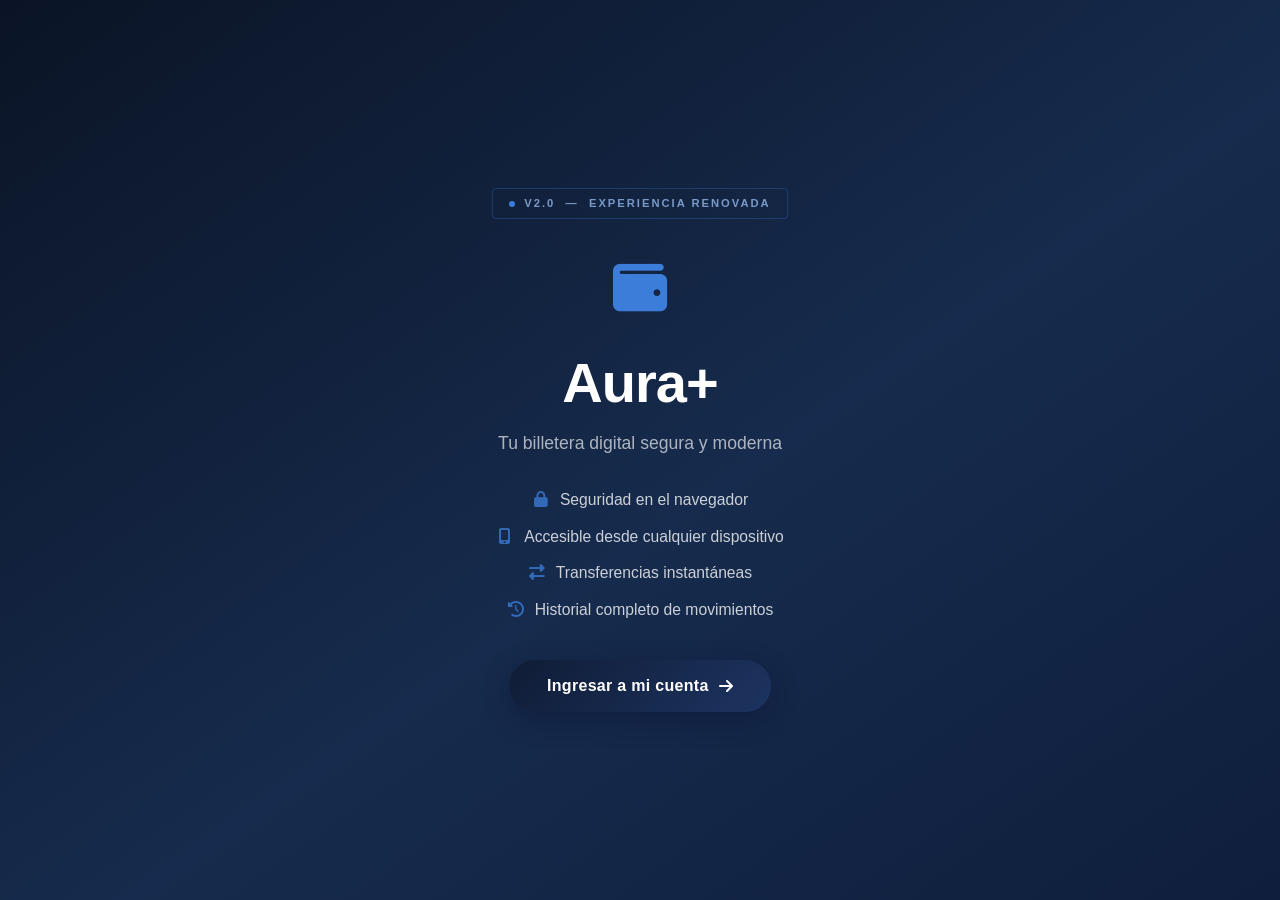
<file: index.html>
<!DOCTYPE html>
<html lang="es">
<head>
    <meta charset="UTF-8">
    <meta name="viewport" content="width=device-width, initial-scale=1.0">
    <title>Aura+ - Billetera Digital</title>
    <link href="https://cdnjs.cloudflare.com/ajax/libs/bootstrap/5.3.0/css/bootstrap.min.css" rel="stylesheet">
    <link href="https://cdnjs.cloudflare.com/ajax/libs/font-awesome/6.4.0/css/all.min.css" rel="stylesheet">
    <link rel="stylesheet" href="aura.css">
    <link rel="icon" type="image/svg+xml" href="data:image/svg+xml,%3Csvg xmlns='http://www.w3.org/2000/svg' viewBox='0 0 100 100'%3E%3Crect fill='%231A2744' width='100' height='100'/%3E%3Ctext x='50' y='70' font-size='80' fill='white' text-anchor='middle' font-weight='bold'%3EA%3C/text%3E%3Cpolygon points='50,10 55,25 72,25 60,35 65,50 50,40 35,50 40,35 28,25 45,25' fill='%233B7DD8'/%3E%3C/svg%3E">
</head>
<body class="page-auth">
    <div class="container">
        <div class="row justify-content-center">
            <div class="col-lg-6 col-md-8">
                <div class="hero-content">

                    <div class="version-tag">
                        <span class="version-dot"></span>
                        v2.0 &nbsp;&mdash;&nbsp; Experiencia renovada
                    </div>

                    <div class="hero-icon">
                        <i class="fas fa-wallet"></i>
                    </div>

                    <h1>Aura+</h1>
                    <p>Tu billetera digital segura y moderna</p>

                    <ul class="hero-feature-list">
                        <li><i class="fas fa-lock"></i> Seguridad en el navegador</li>
                        <li><i class="fas fa-mobile-alt"></i> Accesible desde cualquier dispositivo</li>
                        <li><i class="fas fa-exchange-alt"></i> Transferencias instantáneas</li>
                        <li><i class="fas fa-history"></i> Historial completo de movimientos</li>
                    </ul>

                    <a href="login.html" class="btn-landing">
                        Ingresar a mi cuenta <i class="fas fa-arrow-right"></i>
                    </a>

                </div>
            </div>
        </div>
    </div>

    <script src="https://cdnjs.cloudflare.com/ajax/libs/bootstrap/5.3.0/js/bootstrap.bundle.min.js"></script>
</body>
</html>
</file>
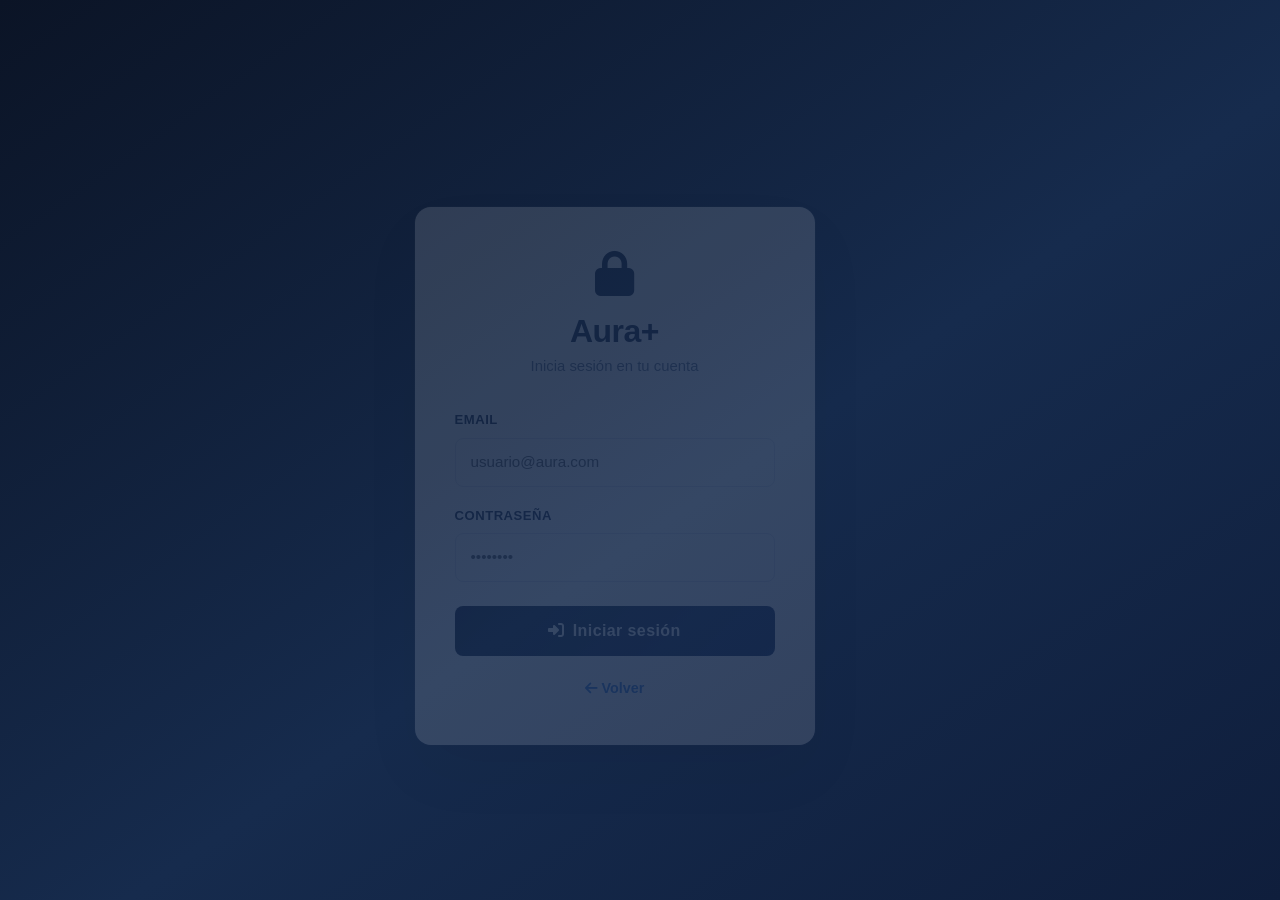
<file: deposit.html>
<!DOCTYPE html>
<html lang="es">
<head>
    <meta charset="UTF-8">
    <meta name="viewport" content="width=device-width, initial-scale=1.0">
    <title>Aura+ - Depositar</title>
    <link href="https://cdnjs.cloudflare.com/ajax/libs/bootstrap/5.3.0/css/bootstrap.min.css" rel="stylesheet">
    <link href="https://cdnjs.cloudflare.com/ajax/libs/font-awesome/6.4.0/css/all.min.css" rel="stylesheet">
    <link rel="stylesheet" href="aura.css">
    <link rel="icon" type="image/svg+xml" href="data:image/svg+xml,%3Csvg xmlns='http://www.w3.org/2000/svg' viewBox='0 0 100 100'%3E%3Crect fill='%237C3AED' width='100' height='100'/%3E%3Ctext x='50' y='70' font-size='80' fill='white' text-anchor='middle' font-weight='bold'%3EA%3C/text%3E%3Cpolygon points='50,10 55,25 72,25 60,35 65,50 50,40 35,50 40,35 28,25 45,25' fill='%2306B6D4'/%3E%3C/svg%3E">
</head>
<body>
    <nav class="navbar navbar-expand-lg navbar-dark">
        <div class="container">
            <a href="menu.html" class="navbar-brand">
                <i class="fas fa-wallet"></i> Aura+
            </a>
        </div>
    </nav>

    <div class="container">
        <div class="deposit-container">
            <div class="card">
                <div class="card-header">
                    <h4><i class="fas fa-plus-circle"></i> Depositar Dinero</h4>
                </div>
                <div class="card-body p-4">
                    <div class="text-center mb-4 pb-3" style="border-bottom: 1px solid #e2e8f0;">
                        <small class="text-muted d-block mb-1">Saldo disponible</small>
                        <span id="saldoActualDisplay" class="fw-bold fs-4" style="color: #7C3AED;">$0</span>
                    </div>
                    <div id="alertMensaje" class="alert" style="display: none;"></div>

                    <form id="depositForm">
                        <div class="mb-4">
                            <label for="inputDeposito" class="form-label">Monto a depositar (CLP)</label>
                            <div class="input-group">
                                <span class="input-group-text" style="border-radius: 8px 0 0 8px;">$</span>
                                <input type="number" class="form-control" id="inputDeposito"
                                       placeholder="0" step="1" min="1" required>
                            </div>
                            <small class="text-muted d-block mt-2">Mínimo: $1 | Sin decimales</small>
                        </div>
                        <button type="submit" class="btn btn-deposit w-100">
                            <i class="fas fa-check"></i> Realizar depósito
                        </button>
                    </form>

                    <a href="menu.html" class="back-btn">
                        <i class="fas fa-arrow-left"></i> Volver al Menú
                    </a>
                </div>
            </div>
        </div>
    </div>

    <div class="modal fade" id="confirmDepositModal" tabindex="-1">
        <div class="modal-dialog">
            <div class="modal-content">
                <div class="modal-header">
                    <h5 class="modal-title"><i class="fas fa-check-circle"></i> Confirmar Depósito</h5>
                    <button type="button" class="btn-close" data-bs-dismiss="modal"></button>
                </div>
                <div class="modal-body text-center py-4">
                    <p class="mb-1 text-muted">Estás por depositar:</p>
                    <div class="fw-bold fs-2 text-success" id="confirmDepositAmount"></div>
                    <p class="text-muted mt-2 mb-0">¿Confirmas la operación?</p>
                </div>
                <div class="modal-footer">
                    <button type="button" class="btn btn-secondary" data-bs-dismiss="modal">Cancelar</button>
                    <button type="button" class="btn btn-success" id="btnConfirmDeposit">
                        <i class="fas fa-check"></i> Sí, depositar
                    </button>
                </div>
            </div>
        </div>
    </div>

    <script src="https://code.jquery.com/jquery-3.6.0.min.js"></script>
    <script src="https://cdnjs.cloudflare.com/ajax/libs/bootstrap/5.3.0/js/bootstrap.bundle.min.js"></script>
    <script src="js/config.js"></script>
    <script src="js/storage.js"></script>
    <script src="js/validators.js"></script>
    <script src="js/ui.js"></script>
    <script src="js/auth.js"></script>

    <script>
        $(document).ready(function() {
            if (!AuraAuth.requireSesion()) return;

            let saldoActual = AuraStorage.getSaldo();
            $('#saldoActualDisplay').text(AuraUI.formatCLP(saldoActual));

            $('#inputDeposito').on('invalid', function() {
                if (this.validity.valueMissing) this.setCustomValidity('Por favor ingresa un monto');
                else if (this.validity.rangeUnderflow) this.setCustomValidity('El monto debe ser mayor a $0');
                else this.setCustomValidity('');
            }).on('input', function() { this.setCustomValidity(''); });

            let montoConfirmado = 0;

            $('#depositForm').submit(function(evento) {
                evento.preventDefault();
                const resultado = AuraValidators.validarMonto($('#inputDeposito').val().trim());
                if (!resultado.ok) {
                    AuraUI.mostrarError('#alertMensaje', resultado.error);
                    return;
                }
                montoConfirmado = resultado.monto;
                $('#confirmDepositAmount').text(AuraUI.formatCLP(montoConfirmado));
                new bootstrap.Modal(document.getElementById('confirmDepositModal')).show();
            });

            $('#btnConfirmDeposit').click(function() {
                const nuevoSaldo = saldoActual + montoConfirmado;
                AuraStorage.setSaldo(nuevoSaldo);
                AuraStorage.pushMovimiento({
                    tipo: 'Depósito',
                    descripcion: 'Depósito de fondos',
                    monto: montoConfirmado.toString(),
                    fecha: new Date().toLocaleDateString(AURA_CONFIG.LOCALE),
                    esIngreso: true
                });

                bootstrap.Modal.getInstance(document.getElementById('confirmDepositModal')).hide();

                saldoActual = nuevoSaldo;
                $('#saldoActualDisplay').text(AuraUI.formatCLP(saldoActual));
                AuraUI.mostrarExito('#alertMensaje', `¡Depósito exitoso! Nuevo saldo: ${AuraUI.formatCLP(saldoActual)}`);
                $('#inputDeposito').val('');
                montoConfirmado = 0;
            });
        });
    </script>
</body>
</html>
</file>
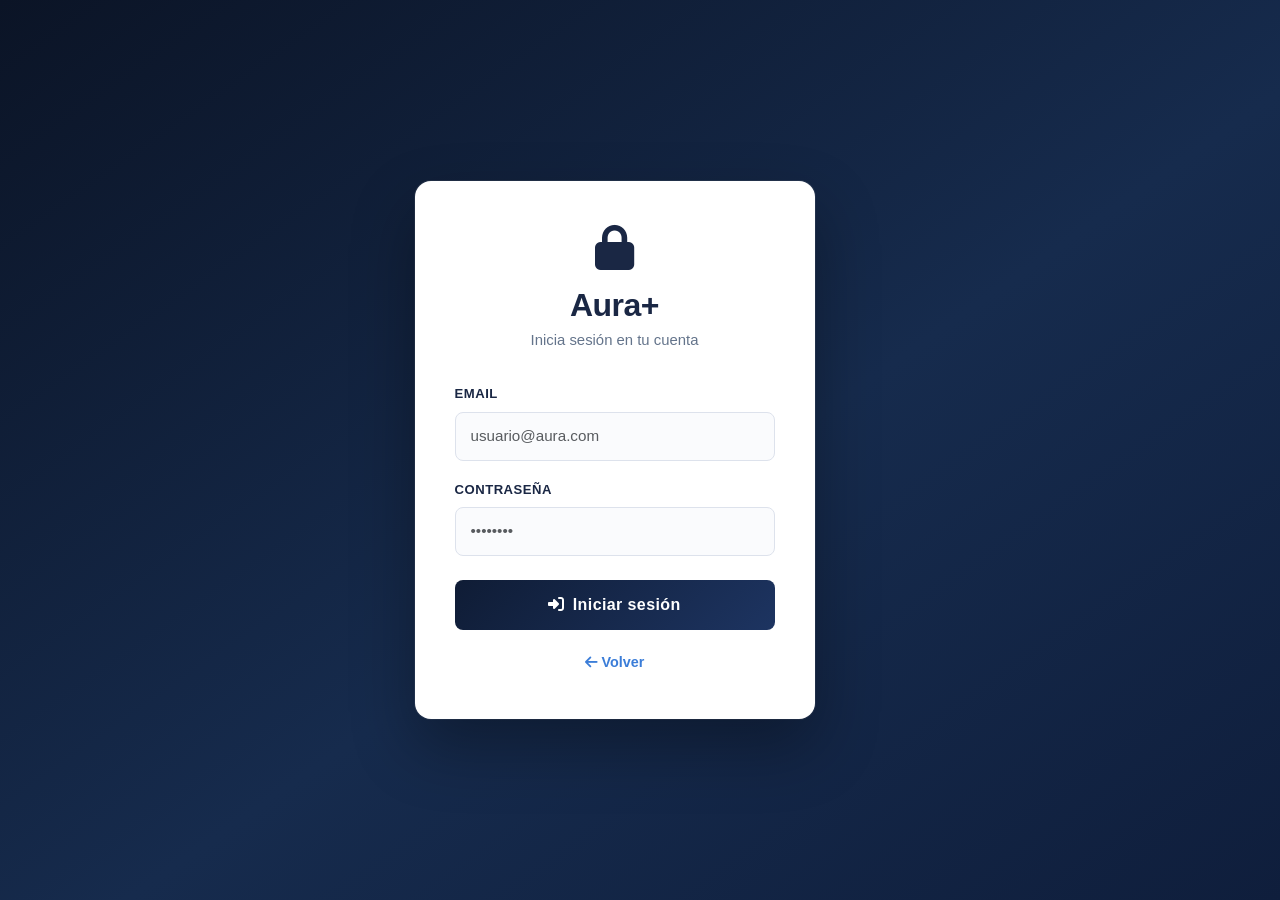
<file: login.html>
<!DOCTYPE html>
<html lang="es">
<head>
    <meta charset="UTF-8">
    <meta name="viewport" content="width=device-width, initial-scale=1.0">
    <title>Aura+ - Inicio de Sesión</title>
    <link href="https://cdnjs.cloudflare.com/ajax/libs/bootstrap/5.3.0/css/bootstrap.min.css" rel="stylesheet">
    <link href="https://cdnjs.cloudflare.com/ajax/libs/font-awesome/6.4.0/css/all.min.css" rel="stylesheet">
    <link rel="stylesheet" href="aura.css">
    <link rel="icon" type="image/svg+xml" href="data:image/svg+xml,%3Csvg xmlns='http://www.w3.org/2000/svg' viewBox='0 0 100 100'%3E%3Crect fill='%237C3AED' width='100' height='100'/%3E%3Ctext x='50' y='70' font-size='80' fill='white' text-anchor='middle' font-weight='bold'%3EA%3C/text%3E%3Cpolygon points='50,10 55,25 72,25 60,35 65,50 50,40 35,50 40,35 28,25 45,25' fill='%2306B6D4'/%3E%3C/svg%3E">
</head>
<body class="page-auth">
    <div class="container">
        <div class="row justify-content-center">
            <div class="col-md-8 col-lg-5">
                <div class="login-container">
                    <div class="login-header">
                        <i class="fas fa-lock"></i>
                        <h2>Aura+</h2>
                        <p>Inicia sesión en tu cuenta</p>
                    </div>

                    <div id="alertMensaje" class="alert" style="display: none;"></div>

                    <form id="loginForm">
                        <div class="mb-3">
                            <label for="email" class="form-label">Email</label>
                            <input type="email" class="form-control" id="email" placeholder="usuario@aura.com" required>
                        </div>
                        <div class="mb-4">
                            <label for="password" class="form-label">Contraseña</label>
                            <input type="password" class="form-control" id="password" placeholder="••••••••" required>
                        </div>
                        <button type="submit" class="btn btn-login btn-primary w-100 text-white">
                            <i class="fas fa-sign-in-alt" style="margin-right: 8px;"></i>Iniciar sesión
                        </button>
                    </form>

                    <div class="back-link">
                        <a href="index.html"><i class="fas fa-arrow-left"></i> Volver</a>
                    </div>
                </div>
            </div>
        </div>
    </div>

    <script src="https://code.jquery.com/jquery-3.6.0.min.js"></script>
    <script src="https://cdnjs.cloudflare.com/ajax/libs/bootstrap/5.3.0/js/bootstrap.bundle.min.js"></script>
    <script src="js/config.js"></script>
    <script src="js/storage.js"></script>
    <script src="js/validators.js"></script>
    <script src="js/ui.js"></script>
    <script src="js/auth.js"></script>

    <script>
        $(document).ready(function() {
            $('#email').on('invalid', function() {
                if (this.validity.valueMissing) this.setCustomValidity('Por favor ingresa tu email');
                else if (this.validity.typeMismatch) this.setCustomValidity('Ingresa un email válido (ej: usuario@correo.com)');
                else this.setCustomValidity('');
            }).on('input', function() { this.setCustomValidity(''); });

            $('#password').on('invalid', function() {
                if (this.validity.valueMissing) this.setCustomValidity('Por favor ingresa tu contraseña');
                else this.setCustomValidity('');
            }).on('input', function() { this.setCustomValidity(''); });

            $('#loginForm').submit(function(evento) {
                evento.preventDefault();
                const email = $('#email').val().trim();
                const password = $('#password').val();

                if (email === AURA_CONFIG.CREDENCIALES.email && password === AURA_CONFIG.CREDENCIALES.password) {
                    AuraStorage.setUsuario(email);
                    window.location.href = 'menu.html';
                } else {
                    AuraUI.mostrarError('#alertMensaje', 'Email o contraseña incorrectos', 5000);
                    $('#email').val('');
                    $('#password').val('');
                }
            });
        });
    </script>
</body>
</html>
</file>
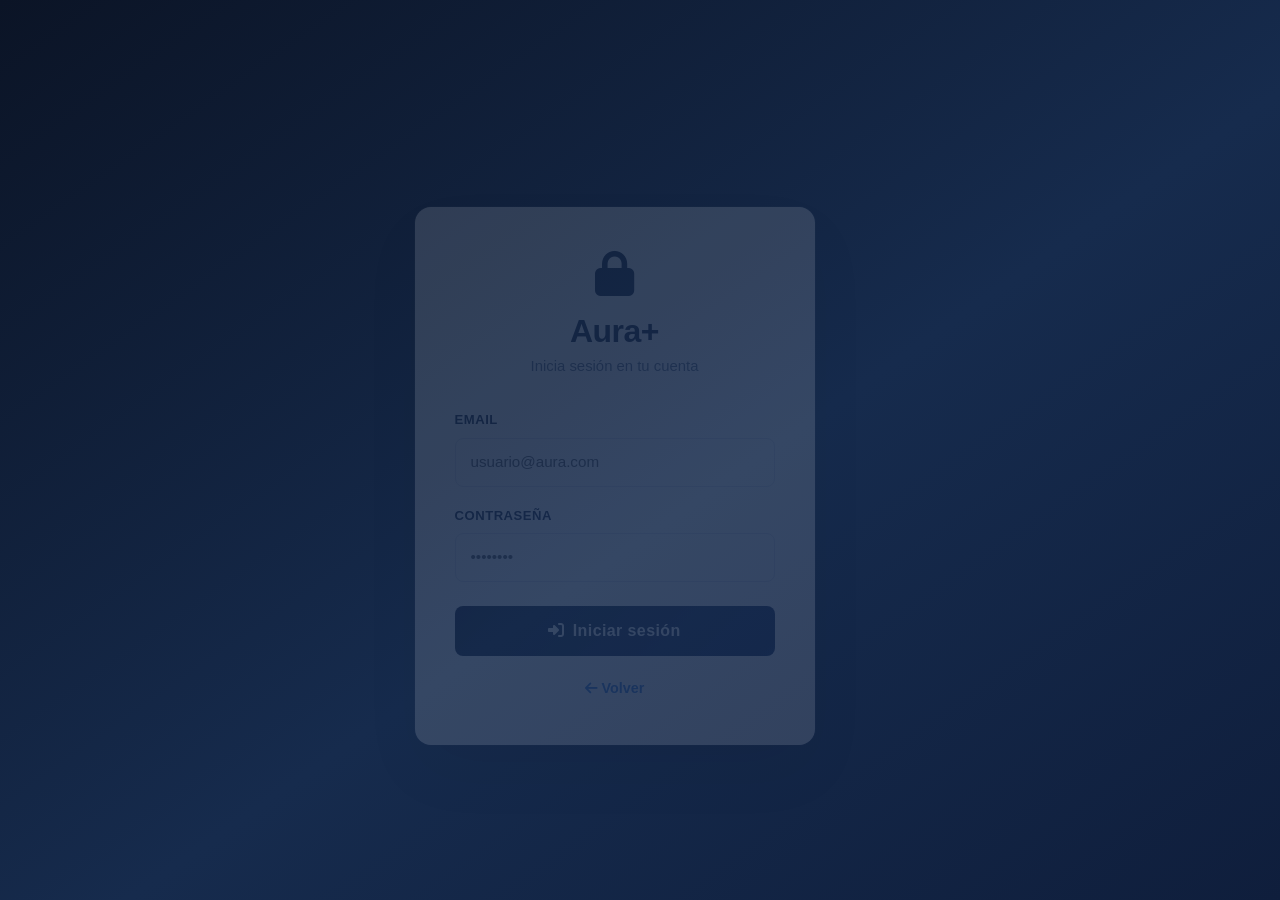
<file: perfil.html>
<!DOCTYPE html>
<html lang="es">
<head>
    <meta charset="UTF-8">
    <meta name="viewport" content="width=device-width, initial-scale=1.0">
    <title>Aura+ - Mi Perfil</title>
    <link href="https://cdnjs.cloudflare.com/ajax/libs/bootstrap/5.3.0/css/bootstrap.min.css" rel="stylesheet">
    <link href="https://cdnjs.cloudflare.com/ajax/libs/font-awesome/6.4.0/css/all.min.css" rel="stylesheet">
    <link rel="stylesheet" href="aura.css">
    <link rel="icon" type="image/svg+xml" href="data:image/svg+xml,%3Csvg xmlns='http://www.w3.org/2000/svg' viewBox='0 0 100 100'%3E%3Crect fill='%237C3AED' width='100' height='100'/%3E%3Ctext x='50' y='70' font-size='80' fill='white' text-anchor='middle' font-weight='bold'%3EA%3C/text%3E%3Cpolygon points='50,10 55,25 72,25 60,35 65,50 50,40 35,50 40,35 28,25 45,25' fill='%2306B6D4'/%3E%3C/svg%3E">
</head>
<body>
    <nav class="navbar navbar-expand-lg navbar-dark">
        <div class="container">
            <a href="menu.html" class="navbar-brand">
                <i class="fas fa-wallet"></i> Aura+
            </a>
        </div>
    </nav>

    <div class="container">
        <div class="deposit-container">

            <div class="card mb-4">
                <div class="card-header">
                    <h5><i class="fas fa-user-circle"></i> Nombre de Perfil</h5>
                </div>
                <div class="card-body p-4">
                    <div id="alertPerfil" class="alert" style="display: none;"></div>
                    <div class="mb-4">
                        <label for="nombrePerfil" class="form-label">Nombre visible en la app</label>
                        <!-- H3: sin maxlength — un nombre muy largo rompe el diseño del menú -->
                        <input type="text" class="form-control" id="nombrePerfil"
                               placeholder="Ej: María González">
                        <small class="text-muted d-block mt-2">Este nombre aparecerá en el menú principal.</small>
                    </div>
                    <button id="btnGuardarNombre" class="btn btn-deposit w-100">
                        <i class="fas fa-save"></i> Guardar nombre
                    </button>
                </div>
            </div>

            <div class="card mb-4">
                <div class="card-header">
                    <h5><i class="fas fa-shield-alt"></i> Límite de Transferencia Diario</h5>
                </div>
                <div class="card-body p-4">
                    <div id="alertLimite" class="alert" style="display: none;"></div>
                    <p class="text-muted small mb-3">Establece el monto máximo que puedes transferir en una sola operación. Ingresa 0 para desactivar el límite.</p>
                    <div class="mb-4">
                        <label for="limiteDiario" class="form-label">Monto límite (CLP)</label>
                        <div class="input-group">
                            <span class="input-group-text" style="border-radius: 8px 0 0 8px; border: 2px solid #e2e8f0; background: white;">$</span>
                            <!-- H1: el campo no se puebla desde localStorage al cargar la página -->
                            <input type="number" class="form-control" id="limiteDiario"
                                   placeholder="0" step="1">
                        </div>
                    </div>
                    <button id="btnGuardarLimite" class="btn btn-deposit w-100">
                        <i class="fas fa-save"></i> Guardar límite
                    </button>
                </div>
            </div>

            <a href="menu.html" class="back-btn">
                <i class="fas fa-arrow-left"></i> Volver al Menú
            </a>

        </div>
    </div>

    <script src="https://code.jquery.com/jquery-3.6.0.min.js"></script>
    <script src="https://cdnjs.cloudflare.com/ajax/libs/bootstrap/5.3.0/js/bootstrap.bundle.min.js"></script>
    <script src="js/config.js"></script>
    <script src="js/storage.js"></script>
    <script src="js/validators.js"></script>
    <script src="js/ui.js"></script>
    <script src="js/auth.js"></script>

    <script>
        $(document).ready(function() {
            if (!AuraAuth.requireSesion()) return;

            $('#nombrePerfil').val(AuraStorage.getPerfil() || '');

            // H1: el límite guardado NO se carga — el campo siempre empieza vacío

            $('#btnGuardarNombre').click(function() {
                const nombre = $('#nombrePerfil').val().trim();
                // D1: no se valida si el nombre está vacío
                AuraStorage.setPerfil(nombre);
                AuraUI.mostrarExito('#alertPerfil', 'Nombre guardado correctamente', 3000);
            });

            $('#btnGuardarLimite').click(function() {
                const valor = $('#limiteDiario').val().trim();
                const monto = parseInt(valor, 10);
                if (isNaN(monto)) {
                    AuraUI.mostrarError('#alertLimite', 'Ingresa un monto válido');
                    return;
                }
                // D2: no se valida si el monto es negativo
                AuraStorage.setLimite(monto);
                AuraUI.mostrarExito('#alertLimite', 'Límite guardado correctamente', 3000);
            });
        });
    </script>
</body>
</html>
</file>
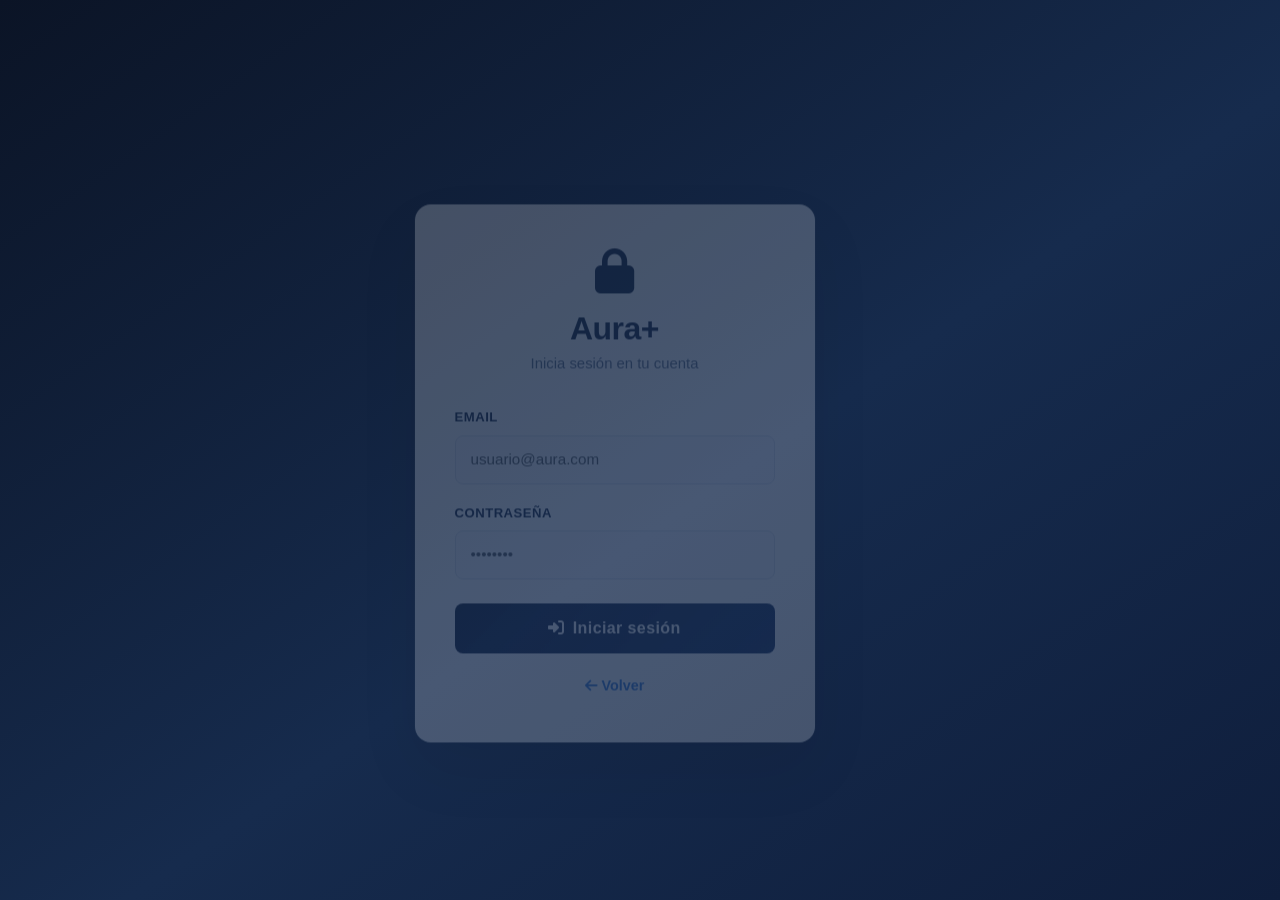
<file: sendmoney.html>
<!DOCTYPE html>
<html lang="es">
<head>
    <meta charset="UTF-8">
    <meta name="viewport" content="width=device-width, initial-scale=1.0">
    <title>Aura+ - Enviar Dinero</title>
    <link href="https://cdnjs.cloudflare.com/ajax/libs/bootstrap/5.3.0/css/bootstrap.min.css" rel="stylesheet">
    <link href="https://cdnjs.cloudflare.com/ajax/libs/font-awesome/6.4.0/css/all.min.css" rel="stylesheet">
    <link rel="stylesheet" href="aura.css">
    <link rel="icon" type="image/svg+xml" href="data:image/svg+xml,%3Csvg xmlns='http://www.w3.org/2000/svg' viewBox='0 0 100 100'%3E%3Crect fill='%237C3AED' width='100' height='100'/%3E%3Ctext x='50' y='70' font-size='80' fill='white' text-anchor='middle' font-weight='bold'%3EA%3C/text%3E%3Cpolygon points='50,10 55,25 72,25 60,35 65,50 50,40 35,50 40,35 28,25 45,25' fill='%2306B6D4'/%3E%3C/svg%3E">
</head>
<body>
    <nav class="navbar navbar-expand-lg navbar-dark">
        <div class="container">
            <a href="menu.html" class="navbar-brand">
                <i class="fas fa-wallet"></i> Aura+
            </a>
        </div>
    </nav>

    <div class="container">
        <div class="send-container">
            <div id="alertMensaje" class="alert" style="display: none;"></div>

            <div class="card">
                <div class="card-header">
                    <h5><i class="fas fa-search"></i> Buscar Contacto</h5>
                </div>
                <div class="card-body">
                    <input type="text" class="form-control" id="searchInput" placeholder="Buscar por nombre...">
                </div>
            </div>

            <button class="btn-add-contact" data-bs-toggle="modal" data-bs-target="#addContactModal">
                <i class="fas fa-plus"></i> Agregar nuevo contacto
            </button>

            <div class="card">
                <div class="card-header">
                    <h5><i class="fas fa-address-book"></i> Contactos (<span id="contactCount">0</span>)</h5>
                </div>
                <div class="card-body p-3">
                    <div id="contactList"></div>
                </div>
            </div>

            <a href="menu.html" class="back-btn">
                <i class="fas fa-arrow-left"></i> Volver al Menú
            </a>
        </div>
    </div>

    <!-- Modal: Agregar contacto -->
    <div class="modal fade" id="addContactModal" tabindex="-1">
        <div class="modal-dialog">
            <div class="modal-content">
                <div class="modal-header">
                    <h5 class="modal-title"><i class="fas fa-user-plus"></i> Nuevo Contacto</h5>
                    <button type="button" class="btn-close" data-bs-dismiss="modal"></button>
                </div>
                <div class="modal-body">
                    <div id="addContactError" class="alert alert-danger" style="display: none;"></div>
                    <form id="addContactForm">
                        <div class="mb-3">
                            <label for="newContactName" class="form-label">Nombre</label>
                            <input type="text" class="form-control" id="newContactName" placeholder="Ej: Juan Pérez" required>
                        </div>
                        <div class="mb-3">
                            <label for="newContactRUT" class="form-label">RUT</label>
                            <input type="text" class="form-control" id="newContactRUT" placeholder="Ej: 12.345.678-9" required>
                        </div>
                        <div class="mb-3">
                            <label for="newContactBank" class="form-label">Banco</label>
                            <select class="form-control" id="newContactBank" required>
                                <option value="">Selecciona un banco</option>
                                <option value="Banco Estado">Banco Estado</option>
                                <option value="Banco de Chile">Banco de Chile</option>
                                <option value="Santander">Santander</option>
                                <option value="BCI">BCI</option>
                                <option value="Scotiabank">Scotiabank</option>
                                <option value="Itaú">Itaú</option>
                                <option value="Falabella">Falabella</option>
                            </select>
                        </div>
                        <div class="mb-3">
                            <label for="newContactType" class="form-label">Tipo de Cuenta</label>
                            <select class="form-control" id="newContactType" required>
                                <option value="">Selecciona el tipo</option>
                                <option value="Cuenta Rut / Vista">Cuenta Rut / Vista</option>
                                <option value="Cuenta Corriente">Cuenta Corriente</option>
                                <option value="Cuenta de Ahorro">Cuenta de Ahorro</option>
                            </select>
                        </div>
                        <div class="mb-4">
                            <label for="newContactNumber" class="form-label">Número de Cuenta</label>
                            <input type="text" class="form-control" id="newContactNumber" placeholder="Ej: 123456789" required>
                        </div>
                        <button type="submit" class="btn btn-success w-100">
                            <i class="fas fa-check"></i> Guardar contacto
                        </button>
                    </form>
                </div>
            </div>
        </div>
    </div>

    <!-- Modal: Transferencia -->
    <div class="modal fade" id="transferModal" tabindex="-1">
        <div class="modal-dialog">
            <div class="modal-content">
                <div class="modal-header">
                    <h5 class="modal-title"><i class="fas fa-exchange-alt"></i> Transferencia</h5>
                    <button type="button" class="btn-close" data-bs-dismiss="modal"></button>
                </div>
                <div class="modal-body">
                    <p class="mb-3">Enviando a: <strong id="transferContactName"></strong></p>
                    <div id="transferError" class="alert" style="display: none;"></div>
                    <form id="transferForm">
                        <div class="mb-4">
                            <label for="transferAmount" class="form-label">Monto a transferir (CLP)</label>
                            <div class="input-group">
                                <span class="input-group-text" style="border-radius: 8px 0 0 8px; border: 2px solid #e2e8f0; background: white;">$</span>
                                <input type="number" class="form-control" id="transferAmount"
                                       placeholder="0" step="1" min="1" required>
                            </div>
                        </div>
                        <div class="mb-4">
                            <label for="transferCategoria" class="form-label">Categoría</label>
                            <select class="form-control" id="transferCategoria">
                                <option value="">Selecciona una categoría</option>
                                <option value="Arriendo">Arriendo</option>
                                <option value="Comida">Comida</option>
                                <option value="Servicios">Servicios</option>
                                <option value="Otros">Otros</option>
                            </select>
                        </div>
                        <button type="submit" class="btn btn-primary w-100">
                            <i class="fas fa-check"></i> Confirmar transferencia
                        </button>
                    </form>
                </div>
            </div>
        </div>
    </div>

    <script src="https://code.jquery.com/jquery-3.6.0.min.js"></script>
    <script src="https://cdnjs.cloudflare.com/ajax/libs/bootstrap/5.3.0/js/bootstrap.bundle.min.js"></script>
    <script src="js/config.js"></script>
    <script src="js/storage.js"></script>
    <script src="js/validators.js"></script>
    <script src="js/ui.js"></script>
    <script src="js/auth.js"></script>

    <script>
        let contactoSeleccionado = null;
        let saldoActual = 0;

        $(document).ready(function() {
            if (!AuraAuth.requireSesion()) return;

            inicializarContactos();
            saldoActual = AuraStorage.getSaldo();
            configurarEventos();
            actualizarListaContactos();
        });

        function inicializarContactos() {
            if (AuraStorage.getContactos().length > 0) return;
            AuraStorage.setContactos([
                { id: 1, nombre: 'Juan Pérez',      rut: '12.345.678-9', banco: 'Banco Estado',  tipo: 'Cuenta Corriente',  numero: '123456789' },
                { id: 2, nombre: 'María González',  rut: '9.876.543-2',  banco: 'Banco de Chile', tipo: 'Cuenta de Ahorro',  numero: '987654321' },
                { id: 3, nombre: 'Carlos Tapia',    rut: '15.111.222-3', banco: 'Santander',      tipo: 'Cuenta Rut / Vista', numero: '555666777' }
            ]);
        }

        function configurarEventos() {
            $('#searchInput').on('keyup', function() {
                actualizarListaContactos($(this).val().toLowerCase());
            });

            document.getElementById('addContactModal').addEventListener('show.bs.modal', function() {
                $('#addContactError').hide();
            });

            $('#addContactForm').submit(function(evento) {
                evento.preventDefault();
                agregarContacto();
            });

            $('#transferForm').submit(function(evento) {
                evento.preventDefault();
                realizarTransferencia();
            });

            $('#transferAmount').on('invalid', function() {
                if (this.validity.valueMissing) this.setCustomValidity('Por favor ingresa un monto');
                else if (this.validity.rangeUnderflow) this.setCustomValidity('El monto debe ser mayor a $0');
                else this.setCustomValidity('');
            }).on('input', function() { this.setCustomValidity(''); });

            ['#newContactName', '#newContactRUT', '#newContactNumber'].forEach(function(sel) {
                $(sel).on('invalid', function() {
                    this.setCustomValidity(this.validity.valueMissing ? 'Este campo es obligatorio' : '');
                }).on('input', function() { this.setCustomValidity(''); });
            });

            ['#newContactBank', '#newContactType'].forEach(function(sel) {
                $(sel).on('invalid', function() {
                    this.setCustomValidity(this.validity.valueMissing ? 'Selecciona una opción' : '');
                }).on('change', function() { this.setCustomValidity(''); });
            });

            // Delegación de eventos: evita onclick inline con datos de usuario
            $(document).on('click', '.btn-select', function() {
                seleccionarContacto(parseInt($(this).data('id'), 10));
            });

            $(document).on('click', '.btn-delete', function() {
                eliminarContacto(parseInt($(this).data('id'), 10));
            });
        }

        function actualizarListaContactos(filtro = '') {
            const contactos = AuraStorage.getContactos();
            const filtrados = contactos.filter(c => c.nombre.toLowerCase().includes(filtro));

            $('#contactCount').text(filtrados.length);
            const $lista = $('#contactList').empty();

            if (filtrados.length === 0) {
                const $vacio = $('<div class="no-contacts">');
                $vacio.append($('<i class="fas fa-inbox">'));
                $vacio.append($('<p>').text('No hay contactos que coincidan con la búsqueda'));
                $lista.append($vacio);
                return;
            }

            filtrados.forEach(contacto => {
                const $item = $('<div class="contact-item">');

                const $info = $('<div class="contact-info">');
                $info.append($('<strong>').text(contacto.nombre));
                $info.append($('<small>').text(`RUT: ${contacto.rut} | ${contacto.banco}`));
                $info.append($('<small class="d-block">').text(`${contacto.tipo} - ${contacto.numero}`));

                const $acciones = $('<div>');
                $acciones.append(
                    $('<button type="button" class="btn-select">').attr('data-id', contacto.id)
                        .html('<i class="fas fa-arrow-right"></i> Enviar')
                );
                $acciones.append(
                    $('<button type="button" class="btn-delete">').attr('data-id', contacto.id)
                        .html('<i class="fas fa-trash"></i>')
                );

                $item.append($info).append($acciones);
                $lista.append($item);
            });
        }

        function seleccionarContacto(id) {
            contactoSeleccionado = AuraStorage.getContactos().find(c => c.id === id) || null;
            if (!contactoSeleccionado) return;

            $('#transferContactName').text(contactoSeleccionado.nombre);
            $('#transferAmount').val('');
            $('#transferCategoria').val('');
            $('#transferError').hide();
            new bootstrap.Modal(document.getElementById('transferModal')).show();
        }

        function realizarTransferencia() {
            const resultado = AuraValidators.validarMonto($('#transferAmount').val().trim());
            if (!resultado.ok) {
                AuraUI.mostrarError('#transferError', resultado.error);
                return;
            }

            const { monto } = resultado;
            if (monto > saldoActual) {
                AuraUI.mostrarError('#transferError', `Fondos insuficientes. Tu saldo disponible es ${AuraUI.formatCLP(saldoActual)}`);
                return;
            }

            const limiteRaw = parseInt(AuraStorage.getLimite(), 10);
            const limiteDiario = isNaN(limiteRaw) ? 0 : limiteRaw;
            if (limiteDiario > 0 && monto > limiteDiario) {
                AuraUI.mostrarError('#transferError', `El monto supera tu límite diario de ${AuraUI.formatCLP(limiteDiario)}`);
                return;
            }

            const nuevoSaldo = saldoActual - monto;
            AuraStorage.setSaldo(nuevoSaldo);
            // D4: la categoría seleccionada no se guarda en el movimiento
            AuraStorage.pushMovimiento({
                tipo: 'Transferencia',
                descripcion: `Transferencia a ${contactoSeleccionado.nombre}`,
                monto: monto.toString(),
                fecha: new Date().toLocaleDateString(AURA_CONFIG.LOCALE),
                esIngreso: false
            });

            bootstrap.Modal.getInstance(document.getElementById('transferModal')).hide();

            saldoActual = nuevoSaldo;
            AuraUI.mostrarExito('#alertMensaje', `¡Transferencia exitosa a ${contactoSeleccionado.nombre}!`, 5000);
        }

        function agregarContacto() {
            const nombre  = $('#newContactName').val().trim();
            const rut     = $('#newContactRUT').val().trim();
            const banco   = $('#newContactBank').val();
            const tipo    = $('#newContactType').val();
            const numero  = $('#newContactNumber').val().trim();

            if (!nombre || !rut || !banco || !tipo || !numero) {
                AuraUI.mostrarError('#addContactError', 'Todos los campos son obligatorios');
                return;
            }
            if (!AuraValidators.validarNombre(nombre)) {
                AuraUI.mostrarError('#addContactError', 'El nombre solo puede contener letras y espacios');
                return;
            }
            if (!AuraValidators.validarRUT(rut)) {
                AuraUI.mostrarError('#addContactError', 'RUT inválido. Formato esperado: 12.345.678-9');
                return;
            }
            if (!AuraValidators.validarNumeroCuenta(numero)) {
                AuraUI.mostrarError('#addContactError', 'El número de cuenta solo puede contener dígitos');
                return;
            }

            const contactos = AuraStorage.getContactos();
            const rutLimpio = rut.replace(/\./g, '').replace(/-/g, '').toUpperCase();
            const duplicado = contactos.find(c => c.rut.replace(/\./g, '').replace(/-/g, '').toUpperCase() === rutLimpio);
            if (duplicado) {
                AuraUI.mostrarError('#addContactError', `Ya existe un contacto con ese RUT: "${duplicado.nombre}"`);
                return;
            }

            const nuevoId = Math.max(...contactos.map(c => c.id), 0) + 1;
            contactos.push({ id: nuevoId, nombre, rut, banco, tipo, numero });
            AuraStorage.setContactos(contactos);

            bootstrap.Modal.getInstance(document.getElementById('addContactModal')).hide();
            $('#addContactForm')[0].reset();
            actualizarListaContactos();
            AuraUI.mostrarExito('#alertMensaje', `Contacto "${nombre}" agregado exitosamente`, 5000);
        }

        function eliminarContacto(id) {
            if (!confirm('¿Estás seguro de que deseas eliminar este contacto?')) return;

            const contactos = AuraStorage.getContactos();
            const idx = contactos.findIndex(c => c.id === id);
            if (idx === -1) return;

            const nombreEliminado = contactos[idx].nombre;
            contactos.splice(idx, 1);
            AuraStorage.setContactos(contactos);
            actualizarListaContactos();
            AuraUI.mostrarExito('#alertMensaje', `Contacto "${nombreEliminado}" eliminado exitosamente`, 5000);
        }
    </script>
</body>
</html>
</file>
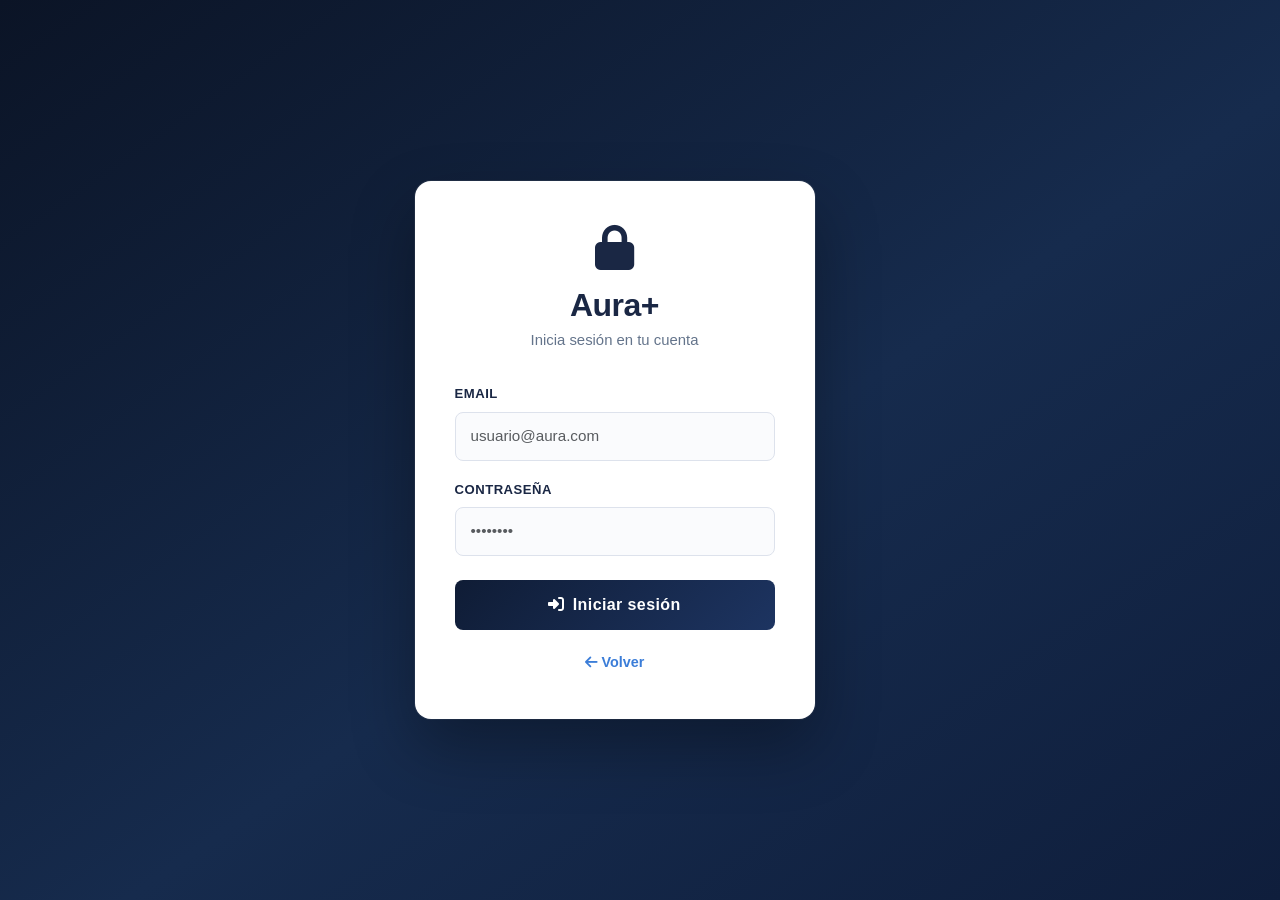
<file: transactions.html>
<!DOCTYPE html>
<html lang="es">
<head>
    <meta charset="UTF-8">
    <meta name="viewport" content="width=device-width, initial-scale=1.0">
    <title>Aura+ - Movimientos</title>
    <link href="https://cdnjs.cloudflare.com/ajax/libs/bootstrap/5.3.0/css/bootstrap.min.css" rel="stylesheet">
    <link href="https://cdnjs.cloudflare.com/ajax/libs/font-awesome/6.4.0/css/all.min.css" rel="stylesheet">
    <link rel="stylesheet" href="aura.css">
    <link rel="icon" type="image/svg+xml" href="data:image/svg+xml,%3Csvg xmlns='http://www.w3.org/2000/svg' viewBox='0 0 100 100'%3E%3Crect fill='%237C3AED' width='100' height='100'/%3E%3Ctext x='50' y='70' font-size='80' fill='white' text-anchor='middle' font-weight='bold'%3EA%3C/text%3E%3Cpolygon points='50,10 55,25 72,25 60,35 65,50 50,40 35,50 40,35 28,25 45,25' fill='%2306B6D4'/%3E%3C/svg%3E">
</head>
<body>
    <nav class="navbar navbar-expand-lg navbar-dark">
        <div class="container">
            <a href="menu.html" class="navbar-brand">
                <i class="fas fa-wallet"></i> Aura+
            </a>
        </div>
    </nav>

    <div class="container">
        <div class="transactions-container">
            <div class="saldo-header">
                <h5>Saldo Actual</h5>
                <div class="saldo-amount" id="saldoDisplay">$0</div>
            </div>

            <div class="card mb-3">
                <div class="card-body p-3">
                    <div class="input-group">
                        <span class="input-group-text" style="border: 2px solid #e2e8f0; background: white;">
                            <i class="fas fa-search" style="color: #7C3AED;"></i>
                        </span>
                        <input type="text" class="form-control" id="searchTx" placeholder="Buscar movimientos...">
                    </div>
                </div>
            </div>

            <div class="card">
                <div class="card-header">
                    <h5><i class="fas fa-history"></i> Últimos Movimientos</h5>
                </div>
                <div class="card-body p-4">
                    <div id="listaMovimientos"></div>
                </div>
            </div>

            <a href="menu.html" class="back-btn">
                <i class="fas fa-arrow-left"></i> Volver al Menú
            </a>
        </div>
    </div>

    <script src="https://code.jquery.com/jquery-3.6.0.min.js"></script>
    <script src="https://cdnjs.cloudflare.com/ajax/libs/bootstrap/5.3.0/js/bootstrap.bundle.min.js"></script>
    <script src="js/config.js"></script>
    <script src="js/storage.js"></script>
    <script src="js/validators.js"></script>
    <script src="js/ui.js"></script>
    <script src="js/auth.js"></script>

    <script>
        $(document).ready(function() {
            if (!AuraAuth.requireSesion()) return;

            $('#saldoDisplay').text(AuraUI.formatCLP(AuraStorage.getSaldo()));

            const historial = AuraStorage.getHistorial();
            const $lista = $('#listaMovimientos');

            if (historial.length === 0) {
                const $estado = $('<div class="empty-state">');
                $estado.append($('<i class="fas fa-inbox">'));
                $estado.append($('<p>').text('No hay movimientos registrados aún'));
                $estado.append($('<small class="text-muted">').text('Realiza tu primer depósito o transferencia para verla aquí'));
                $lista.append($estado);
                return;
            }

            // H2: se restaura el filtro desde sessionStorage al volver a la página
            const filtroGuardado = sessionStorage.getItem('auraFiltroTx') || '';
            $('#searchTx').val(filtroGuardado);
            renderMovimientos(filtroGuardado ? filtrarLista(filtroGuardado) : historial);

            $('#searchTx').on('keyup', function() {
                const termino = $(this).val();
                sessionStorage.setItem('auraFiltroTx', termino); // H2: persiste al navegar
                renderMovimientos(filtrarLista(termino));
            });

            function filtrarLista(termino) {
                if (!termino) return historial;
                // D3: búsqueda sensible a mayúsculas — no se aplica toLowerCase
                return historial.filter(m =>
                    m.descripcion.includes(termino) || m.tipo.includes(termino)
                );
            }

            function renderMovimientos(lista) {
                $lista.empty();
                if (lista.length === 0) {
                    const $vacio = $('<div class="empty-state">');
                    $vacio.append($('<i class="fas fa-search">'));
                    $vacio.append($('<p>').text('No se encontraron movimientos'));
                    $lista.append($vacio);
                    return;
                }
                lista.forEach(function(movimiento) {
                    const esIngreso = movimiento.esIngreso === true;
                    const signo = esIngreso ? '+' : '-';
                    const claseColor = esIngreso ? 'amount-ingreso' : 'amount-egreso';
                    const icono = esIngreso ? 'fa-arrow-down' : 'fa-arrow-up';

                    const $item = $('<div class="transaction-item">');

                    const $info = $('<div class="transaction-info">');
                    const $h6 = $('<h6>').append($('<i class="fas ' + icono + '" style="margin-right: 8px;">'));
                    $h6.append(document.createTextNode(movimiento.tipo));
                    $info.append($h6);
                    $info.append($('<p>').text(movimiento.descripcion));
                    $info.append($('<small class="text-muted">').text(movimiento.fecha));
                    $info.append($('<small class="text-muted d-block">').text('Categoría: ' + movimiento.categoria));

                    const montoFormateado = AuraUI.formatCLP(parseInt(movimiento.monto));
                    const $monto = $('<div class="transaction-amount ' + claseColor + '">').text(signo + montoFormateado);

                    $item.append($info).append($monto);
                    $lista.append($item);
                });
            }
        });
    </script>
</body>
</html>
</file>
<file: aura.css>
:root {
    --primary: #1A2744;
    --secondary: #3B7DD8;
    --gradient: linear-gradient(135deg, #0F1C35 0%, #1D3461 100%);
    --gradient-dark: linear-gradient(145deg, #0B1426 0%, #162B4D 55%, #0F1E3C 100%);
    --body-bg: #EAEFF6;
    --card-shadow: 0 4px 20px rgba(10, 20, 50, 0.09);
    --font: 'Segoe UI', Tahoma, Geneva, Verdana, sans-serif;
}

/* === Base === */
body {
    background: var(--body-bg);
    font-family: var(--font);
}

body.page-auth {
    background: var(--gradient-dark);
    min-height: 100vh;
    display: flex;
    align-items: center;
}

/* === Navbar === */
.navbar {
    background: var(--gradient-dark);
    box-shadow: 0 2px 20px rgba(0, 0, 0, 0.30);
    border-bottom: 1px solid rgba(255, 255, 255, 0.05);
}

.navbar-brand {
    font-weight: 700;
    font-size: 1.3rem;
    letter-spacing: 0.5px;
}

/* === Form controls === */
.form-control {
    border-radius: 8px;
    border: 1.5px solid #D4DBE8;
    padding: 12px 15px;
    font-size: 0.95rem;
    transition: all 0.25s ease;
    background: #FAFBFD;
}

.form-control:focus {
    border-color: var(--secondary);
    box-shadow: 0 0 0 3px rgba(59, 125, 216, 0.12);
    background: #FFFFFF;
}

.form-label {
    font-weight: 600;
    color: var(--primary);
    margin-bottom: 8px;
    font-size: 0.82rem;
    letter-spacing: 0.5px;
    text-transform: uppercase;
}

.input-group-text {
    background: #FAFBFD;
    border: 1.5px solid #D4DBE8;
}

/* === Alerts === */
.alert {
    border-radius: 8px;
    border: none;
    border-left: 4px solid transparent;
    animation: slideIn 0.3s ease-out;
}

.alert-success {
    background: #E9F5EF;
    color: #0B5035;
    border-left-color: #1A9C62;
}

.alert-danger {
    background: #FEF0F0;
    color: #7B1C1C;
    border-left-color: #BE2C2C;
}

/* === Cards === */
.card {
    border: none;
    border-radius: 14px;
    box-shadow: var(--card-shadow);
    background: #FFFFFF;
}

.card-header {
    background: var(--gradient);
    color: white;
    border-radius: 14px 14px 0 0 !important;
    padding: 20px 25px;
    border: none;
}

.card-header h4,
.card-header h5 {
    margin: 0;
    font-weight: 600;
    display: flex;
    align-items: center;
    gap: 10px;
    letter-spacing: 0.3px;
}

/* === Modals === */
.modal-header {
    background: var(--gradient);
    color: white;
    border: none;
}

.modal-header .btn-close {
    filter: brightness(0) invert(1);
}

/* === Botón volver (compartido) === */
.back-btn {
    background: #EEF2FA;
    color: var(--primary);
    border: none;
    border-radius: 8px;
    padding: 11px 15px;
    text-decoration: none;
    font-weight: 600;
    transition: all 0.25s ease;
    display: inline-flex;
    align-items: center;
    gap: 8px;
    width: 100%;
    justify-content: center;
    margin-top: 15px;
    letter-spacing: 0.2px;
    font-size: 0.92rem;
}

.back-btn:hover {
    background: #DDE6F5;
    color: var(--secondary);
}

/* === Animaciones === */
@keyframes slideIn {
    from { opacity: 0; transform: translateY(-10px); }
    to   { opacity: 1; transform: translateY(0); }
}

@keyframes slideUp {
    from { opacity: 0; transform: translateY(30px); }
    to   { opacity: 1; transform: translateY(0); }
}

/* ===========================
   LOGIN
   =========================== */
.login-container {
    max-width: 400px;
    width: 100%;
    background: white;
    border-radius: 16px;
    box-shadow: 0 28px 64px rgba(0, 0, 0, 0.32), 0 0 0 1px rgba(255, 255, 255, 0.07);
    padding: 45px 40px;
    animation: slideUp 0.6s ease-out;
}

.login-container .form-control {
    border: 1.5px solid #DDE2EC;
}

.login-header {
    text-align: center;
    margin-bottom: 30px;
}

.login-header i {
    font-size: 2.8rem;
    color: var(--primary);
    margin-bottom: 15px;
}

.login-header h2 {
    color: var(--primary);
    font-weight: 700;
    margin-bottom: 5px;
    letter-spacing: -0.5px;
}

.login-header p {
    color: #64748B;
    font-size: 0.93rem;
}

.btn-login {
    background: var(--gradient);
    border: none;
    padding: 13px;
    font-weight: 600;
    border-radius: 8px;
    transition: all 0.25s ease;
    color: white;
    letter-spacing: 0.4px;
}

.btn-login:hover {
    transform: translateY(-2px);
    box-shadow: 0 12px 28px rgba(10, 20, 50, 0.35);
    color: white;
}

.back-link {
    text-align: center;
    margin-top: 20px;
}

.back-link a {
    color: var(--secondary);
    text-decoration: none;
    font-size: 0.9rem;
    font-weight: 600;
    transition: all 0.25s ease;
}

.back-link a:hover {
    color: var(--primary);
    text-decoration: underline;
}

/* ===========================
   MENU
   =========================== */
.saldo-card {
    background: var(--gradient-dark);
    color: white;
    border-radius: 16px;
    padding: 36px 30px;
    text-align: center;
    margin-bottom: 28px;
    box-shadow: 0 20px 52px rgba(10, 20, 50, 0.28), 0 0 0 1px rgba(255, 255, 255, 0.05);
    position: relative;
    overflow: hidden;
}

.saldo-card::before {
    content: '';
    position: absolute;
    top: -60px;
    right: -40px;
    width: 260px;
    height: 260px;
    background: radial-gradient(circle, rgba(59, 125, 216, 0.14) 0%, transparent 68%);
    border-radius: 50%;
    pointer-events: none;
}

.saldo-card::after {
    content: '';
    position: absolute;
    bottom: -80px;
    left: -30px;
    width: 200px;
    height: 200px;
    background: radial-gradient(circle, rgba(59, 125, 216, 0.07) 0%, transparent 70%);
    border-radius: 50%;
    pointer-events: none;
}

.saldo-card h5 {
    opacity: 0.55;
    font-size: 0.75rem;
    margin-bottom: 10px;
    letter-spacing: 2px;
    text-transform: uppercase;
    font-weight: 500;
}

.saldo-card .saldo-amount {
    font-size: 2.8rem;
    font-weight: 700;
    letter-spacing: -1px;
    color: #E8EEF8;
}

.menu-buttons {
    display: grid;
    grid-template-columns: 1fr;
    gap: 10px;
    margin-bottom: 24px;
}

.menu-btn {
    background: white;
    border: none;
    border-left: 4px solid transparent;
    border-radius: 12px;
    padding: 18px 22px;
    text-decoration: none;
    color: var(--primary);
    font-weight: 600;
    transition: all 0.22s ease;
    box-shadow: 0 2px 10px rgba(10, 20, 50, 0.06);
    display: flex;
    align-items: center;
    gap: 16px;
    font-size: 1rem;
}

.menu-btn i {
    font-size: 1.2rem;
    color: var(--secondary);
    width: 22px;
    text-align: center;
}

.menu-btn:hover {
    transform: translateX(5px);
    box-shadow: 0 6px 20px rgba(10, 20, 50, 0.11);
    color: var(--primary);
    border-left-color: var(--secondary);
}

.logout-btn {
    background: transparent;
    color: #8B96A8;
    border: 1.5px solid #D4DBE8;
    border-radius: 8px;
    padding: 11px 20px;
    font-weight: 600;
    transition: all 0.25s ease;
    display: flex;
    align-items: center;
    gap: 8px;
    justify-content: center;
    width: 100%;
    cursor: pointer;
    font-size: 0.9rem;
}

.logout-btn:hover {
    background: #FEF0F0;
    border-color: #BE2C2C;
    color: #BE2C2C;
}

/* ===========================
   DEPÓSITO
   =========================== */
.deposit-container {
    max-width: 500px;
    margin: 40px auto;
}

.btn-deposit {
    background: linear-gradient(135deg, #0C6B4E 0%, #0D9268 100%);
    border: none;
    padding: 13px;
    font-weight: 600;
    border-radius: 8px;
    transition: all 0.25s ease;
    color: white;
    letter-spacing: 0.3px;
}

.btn-deposit:hover {
    transform: translateY(-2px);
    box-shadow: 0 10px 24px rgba(12, 107, 78, 0.32);
    color: white;
}

/* ===========================
   ENVIAR DINERO
   =========================== */
.send-container {
    max-width: 700px;
    margin: 30px auto;
}

.contact-item {
    background: white;
    border: 1.5px solid #E4EAF3;
    border-radius: 12px;
    padding: 15px 18px;
    margin-bottom: 10px;
    display: flex;
    justify-content: space-between;
    align-items: center;
    transition: all 0.22s ease;
}

.contact-item:hover {
    border-color: var(--secondary);
    box-shadow: 0 4px 16px rgba(59, 125, 216, 0.10);
    transform: translateX(3px);
}

.contact-info strong {
    display: block;
    color: var(--primary);
    margin-bottom: 3px;
    font-size: 0.97rem;
}

.contact-info small {
    color: #64748B;
    font-size: 0.82rem;
}

.btn-select {
    background: var(--gradient);
    color: white;
    border: none;
    border-radius: 7px;
    padding: 8px 16px;
    font-weight: 600;
    cursor: pointer;
    transition: all 0.22s ease;
    font-size: 0.87rem;
}

.btn-select:hover {
    box-shadow: 0 6px 18px rgba(10, 20, 50, 0.25);
    transform: translateY(-1px);
}

.btn-delete {
    background: transparent;
    color: #94A3B8;
    border: 1.5px solid #E4EAF3;
    border-radius: 7px;
    padding: 6px 10px;
    font-weight: 600;
    cursor: pointer;
    transition: all 0.22s ease;
    margin-left: 8px;
}

.btn-delete:hover {
    background: #FEF0F0;
    border-color: #BE2C2C;
    color: #BE2C2C;
}

.btn-add-contact {
    background: var(--gradient);
    color: white;
    border: none;
    border-radius: 8px;
    padding: 13px;
    width: 100%;
    font-weight: 600;
    margin-bottom: 20px;
    cursor: pointer;
    transition: all 0.25s ease;
    letter-spacing: 0.3px;
}

.btn-add-contact:hover {
    transform: translateY(-2px);
    box-shadow: 0 10px 26px rgba(10, 20, 50, 0.28);
}

.no-contacts {
    text-align: center;
    padding: 30px;
    color: #94A3B8;
}

.no-contacts i {
    font-size: 2.5rem;
    color: #CBD5E1;
    margin-bottom: 15px;
    display: block;
}

/* ===========================
   MOVIMIENTOS
   =========================== */
.transactions-container {
    max-width: 700px;
    margin: 30px auto;
}

.saldo-header {
    background: var(--gradient-dark);
    color: white;
    border-radius: 14px;
    padding: 28px 25px;
    margin-bottom: 20px;
    box-shadow: 0 14px 36px rgba(10, 20, 50, 0.22);
    text-align: center;
    position: relative;
    overflow: hidden;
}

.saldo-header::before {
    content: '';
    position: absolute;
    top: -40px;
    right: -30px;
    width: 180px;
    height: 180px;
    background: radial-gradient(circle, rgba(59, 125, 216, 0.12) 0%, transparent 70%);
    border-radius: 50%;
    pointer-events: none;
}

.saldo-header h5 {
    font-size: 0.75rem;
    opacity: 0.55;
    margin-bottom: 10px;
    font-weight: 500;
    letter-spacing: 2px;
    text-transform: uppercase;
}

.saldo-header .saldo-amount {
    font-size: 2.4rem;
    font-weight: 700;
    letter-spacing: -0.5px;
    color: #E8EEF8;
}

.transaction-item {
    border-bottom: 1px solid #EDF1F7;
    padding: 16px 0;
    display: flex;
    justify-content: space-between;
    align-items: flex-start;
    transition: all 0.2s ease;
}

.transaction-item:last-child { border-bottom: none; }

.transaction-item:hover {
    background: #F6F9FE;
    padding-left: 12px;
    padding-right: 6px;
    margin-left: -12px;
    margin-right: -6px;
    border-radius: 8px;
}

.transaction-info { flex: 1; }

.transaction-info h6 {
    font-weight: 600;
    color: var(--primary);
    margin-bottom: 4px;
    font-size: 0.95rem;
}

.transaction-info p {
    margin: 0;
    font-size: 0.87rem;
    color: #64748B;
}

.transaction-amount {
    text-align: right;
    font-weight: 700;
    font-size: 1.05rem;
    letter-spacing: -0.3px;
}

.amount-ingreso { color: #0C6B4E; }
.amount-egreso  { color: #BE2C2C; }

.empty-state {
    text-align: center;
    padding: 40px 20px;
    color: #94A3B8;
}

.empty-state i {
    font-size: 2.5rem;
    color: #CBD5E1;
    margin-bottom: 15px;
    display: block;
}

/* ===========================
   LANDING (index.html)
   =========================== */
.hero-content {
    text-align: center;
    color: white;
    animation: slideUp 0.6s ease-out;
    padding: 60px 20px;
}

.version-tag {
    display: inline-flex;
    align-items: center;
    gap: 9px;
    background: transparent;
    border: 1px solid rgba(59, 125, 216, 0.28);
    color: rgba(147, 184, 232, 0.80);
    padding: 6px 16px;
    border-radius: 4px;
    font-size: 0.70rem;
    font-weight: 600;
    letter-spacing: 2px;
    margin-bottom: 30px;
    text-transform: uppercase;
}

.version-dot {
    width: 6px;
    height: 6px;
    background: var(--secondary);
    border-radius: 50%;
    flex-shrink: 0;
    animation: pulse-dot 2.4s ease-in-out infinite;
}

@keyframes pulse-dot {
    0%, 100% { opacity: 1; }
    50%       { opacity: 0.35; }
}

.hero-icon {
    font-size: 3.4rem;
    margin-bottom: 18px;
    color: var(--secondary);
}

.hero-content h1 {
    font-size: 3.5rem;
    font-weight: 700;
    margin-bottom: 14px;
    letter-spacing: -1px;
}

.hero-content > p {
    font-size: 1.1rem;
    margin-bottom: 32px;
    opacity: 0.65;
}

.hero-feature-list {
    list-style: none;
    padding: 0;
    margin-bottom: 38px;
}

.hero-feature-list li {
    font-size: 0.98rem;
    margin-bottom: 13px;
    opacity: 0.78;
    display: flex;
    align-items: center;
    justify-content: center;
    gap: 10px;
}

.hero-feature-list i {
    color: var(--secondary);
    width: 18px;
    text-align: center;
}

.btn-landing {
    background: var(--gradient);
    color: white;
    padding: 14px 38px;
    font-size: 1rem;
    font-weight: 600;
    border-radius: 50px;
    text-decoration: none;
    transition: all 0.3s ease;
    display: inline-flex;
    align-items: center;
    gap: 10px;
    box-shadow: 0 8px 26px rgba(10, 20, 50, 0.42);
    letter-spacing: 0.3px;
}

.btn-landing:hover {
    transform: translateY(-2px);
    box-shadow: 0 14px 34px rgba(10, 20, 50, 0.54);
    color: white;
}

/* ===========================
   RESPONSIVE
   =========================== */
@media (max-width: 768px) {
    .saldo-card, .saldo-header { padding: 24px 18px; }
    .saldo-card .saldo-amount,
    .saldo-header .saldo-amount { font-size: 2.1rem; }
    .transaction-item { flex-direction: column; }
    .transaction-amount { text-align: left; margin-top: 8px; }
}
</file>
